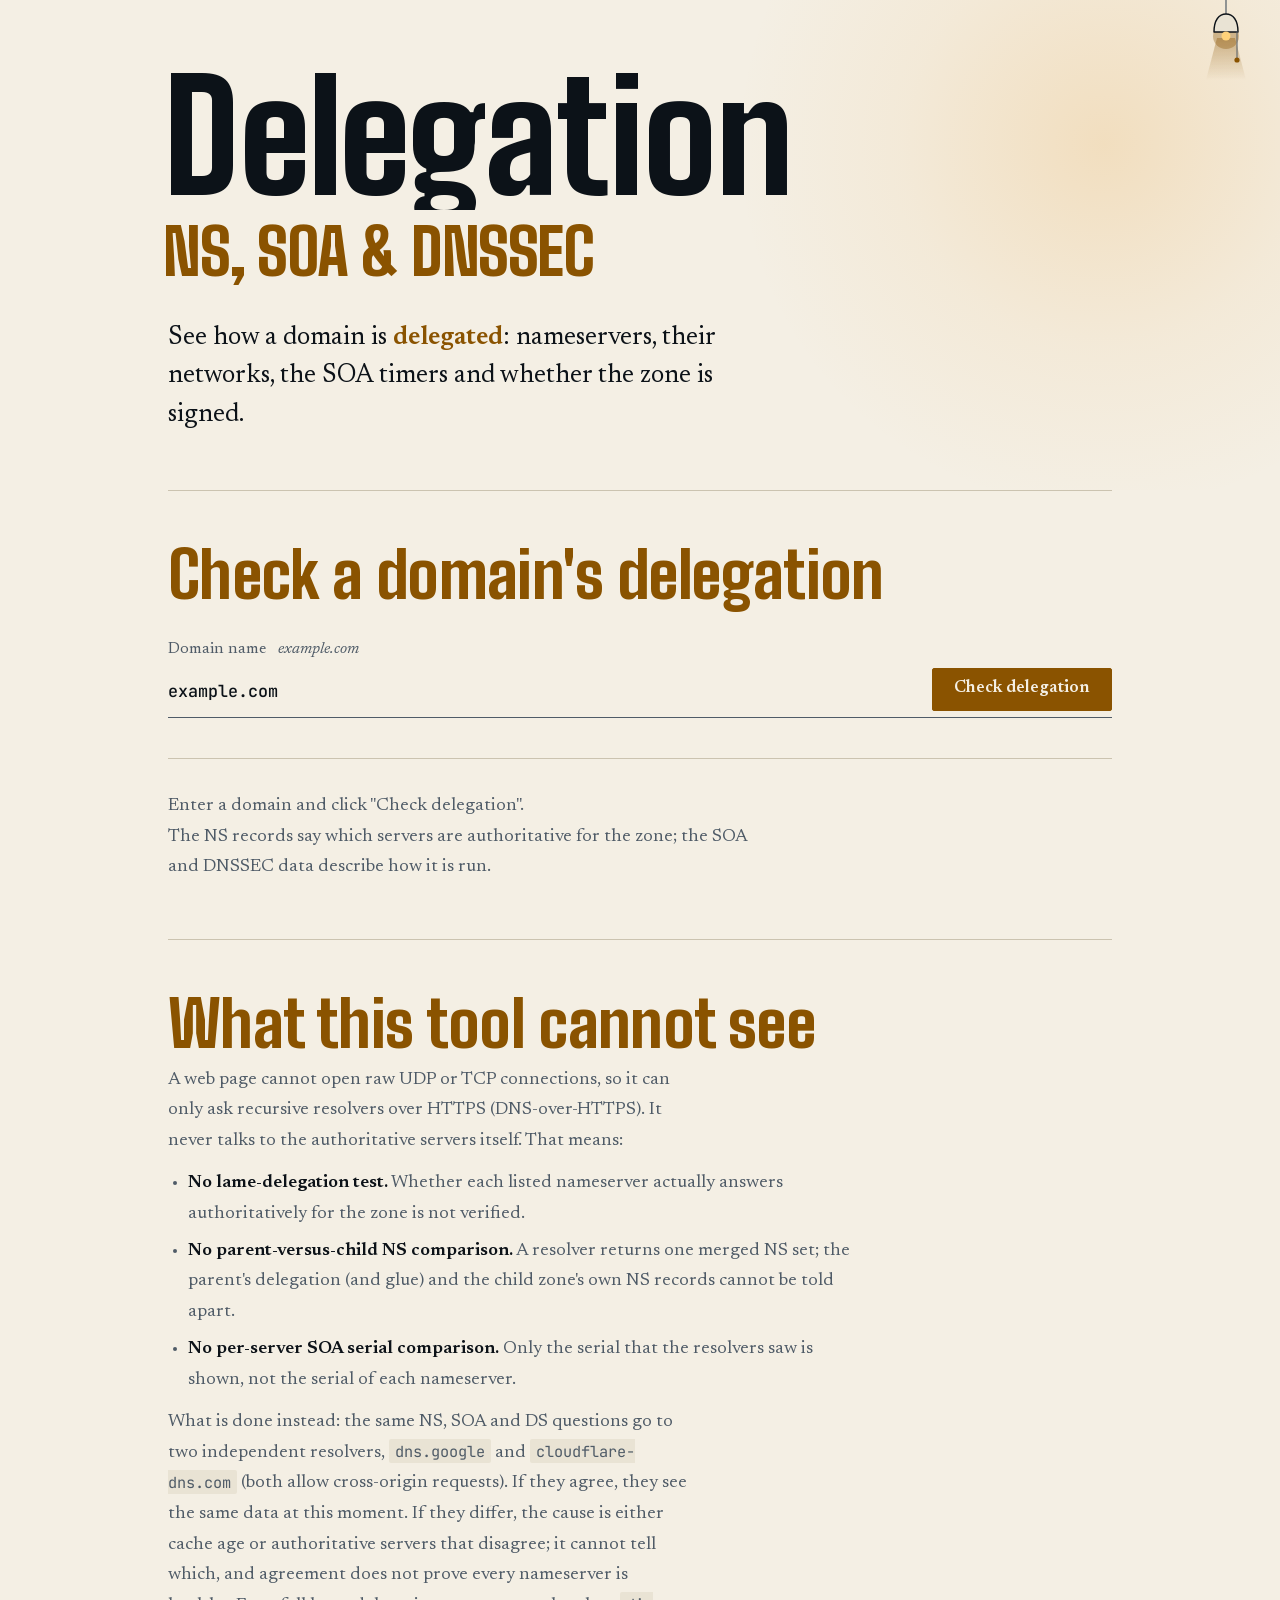
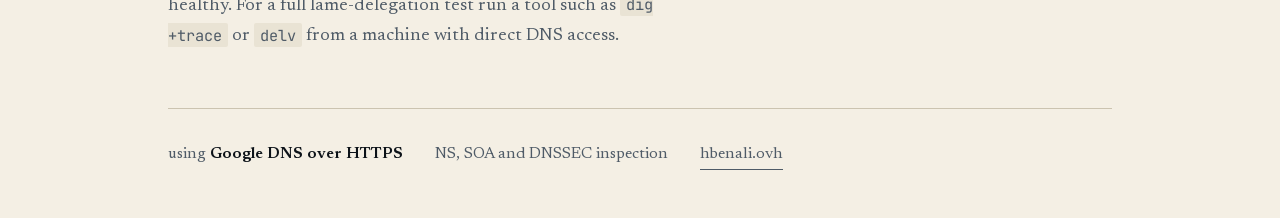
<file: index.html>
<!DOCTYPE html>
<html lang="en">
<head>
  <meta charset="UTF-8">
  <meta name="viewport" content="width=device-width, initial-scale=1.0">
  <title>Delegation Checker — DNS NS, SOA and DNSSEC Inspector</title>
  <meta name="description" content="Free DNS delegation checker. See a domain's NS records, whether the nameservers resolve and sit on different networks, the SOA timers and serial, the DNSSEC status and the DNS provider.">
  <meta name="robots" content="index, follow">
  <link rel="canonical" href="https://delegation.hbenali.ovh/">

  <!-- Security (static hosting: no custom HTTP headers, so CSP/referrer are set here; X-Frame-Options/X-Content-Type-Options need a real header and aren't achievable via meta) -->
  <meta http-equiv="Content-Security-Policy" content="default-src 'self'; script-src 'self'; style-src 'self'; font-src 'self'; img-src 'self' data:; connect-src https://dns.google https://cloudflare-dns.com; object-src 'none'; base-uri 'self'; form-action 'self'">
  <meta name="referrer" content="strict-origin-when-cross-origin">

  <!-- Open Graph -->
  <meta property="og:type" content="website">
  <meta property="og:title" content="Delegation Checker — DNS NS, SOA and DNSSEC Inspector">
  <meta property="og:description" content="Inspect a domain's NS records, nameserver diversity, SOA timers and DNSSEC status.">
  <meta property="og:url" content="https://delegation.hbenali.ovh/">
  <meta property="og:site_name" content="Delegation Checker">
  <meta property="og:locale" content="en_US">
  <meta property="og:image" content="https://delegation.hbenali.ovh/favicon.svg">
  <meta property="og:image:type" content="image/svg+xml">

  <!-- Twitter Card -->
  <meta name="twitter:card" content="summary">
  <meta name="twitter:title" content="Delegation Checker — DNS NS, SOA and DNSSEC Inspector">
  <meta name="twitter:description" content="Inspect a domain's NS records, nameserver diversity, SOA timers and DNSSEC status.">
  <meta name="twitter:image" content="https://delegation.hbenali.ovh/favicon.svg">

  <!-- SVG Favicon -->
  <link rel="icon" type="image/svg+xml" href="/favicon.svg">
  <link rel="alternate icon" href="/favicon.ico">
  <link rel="apple-touch-icon" href="/apple-touch-icon.png">
  <meta name="color-scheme" content="dark light">
  <meta name="theme-color" content="#0c1218" media="(prefers-color-scheme: dark)">
  <meta name="theme-color" content="#f4efe4" media="(prefers-color-scheme: light)">
  <link rel="manifest" href="/manifest.json">
  <meta name="mobile-web-app-capable" content="yes">
  <meta name="apple-mobile-web-app-capable" content="yes">
  <meta name="apple-mobile-web-app-status-bar-style" content="black-translucent">
  <meta name="apple-mobile-web-app-title" content="Delegation Checker">

  <!-- the DoH resolvers are only hit on-demand after a lookup -->
  <link rel="dns-prefetch" href="https://dns.google">
  <link rel="dns-prefetch" href="https://cloudflare-dns.com">

  <!-- Structured data -->
  <script type="application/ld+json">
  {
    "@context": "https://schema.org",
    "@graph": [
      {
        "@type": "WebSite",
        "url": "https://delegation.hbenali.ovh/",
        "name": "Delegation Checker",
        "description": "Free DNS delegation checker: NS, SOA and DNSSEC.",
        "potentialAction": {
          "@type": "SearchAction",
          "target": "https://delegation.hbenali.ovh/?domain={search_term_string}",
          "query-input": "required name=search_term_string"
        }
      },
      {
        "@type": "WebApplication",
        "name": "Delegation Checker",
        "url": "https://delegation.hbenali.ovh/",
        "applicationCategory": "UtilitiesApplication",
        "operatingSystem": "Any",
        "description": "Check how a domain is delegated: NS records, nameserver addresses, SOA timers and serial, DNSSEC and DNS provider.",
        "offers": {
          "@type": "Offer",
          "price": "0",
          "priceCurrency": "USD"
        }
      }
    ]
  }
  </script>


  <link rel="preload" href="/fonts/big-shoulders-latin-wght.woff2" as="font" type="font/woff2" crossorigin>
  <link rel="preload" href="/fonts/newsreader-latin-wght.woff2" as="font" type="font/woff2" crossorigin>
  <script src="/theme.js"></script>
  <link rel="stylesheet" href="/site.css">
</head>

<body>
<a class="skip" href="#domainInput">Skip to the tool</a>
<header class="hero">
  <div class="wrap">
    <h1 class="display">
      <span class="line"><span>Delegation</span></span>
      <span class="line"><span>NS, SOA &amp; DNSSEC</span></span>
    </h1>
    <p class="lead">See how a domain is <strong>delegated</strong>: nameservers, their networks, the SOA timers and whether the zone is signed.</p>
  </div>
</header>

<main>
  <section class="block wrap" aria-labelledby="lookupTitle">
    <h2 class="block-title" id="lookupTitle">Check a domain's delegation</h2>

    <div class="field input-group">
      <label for="domainInput">
        <span>Domain name</span>
        <i>example.com</i>
      </label>
      <div class="field-row domain-input-wrapper">
        <input type="text" id="domainInput" placeholder="e.g. example.com" value="example.com" spellcheck="false" autocomplete="off">
        <button class="btn" id="checkBtn">
          <span id="btnText">Check delegation</span>
          <span id="btnLoader" hidden></span>
        </button>
      </div>
    </div>

    <div class="result-area" id="resultContainer" aria-live="polite">
      <div class="state empty empty-state" id="placeholderState">
        <p>Enter a domain and click "Check delegation".<br>The NS records say which servers are authoritative for the zone; the SOA and DNSSEC data describe how it is run.</p>
      </div>
      <div id="recordsContainer" hidden></div>
      <div id="errorContainer" hidden></div>
    </div>
  </section>

  <section class="block wrap" aria-labelledby="limitsTitle">
    <h2 class="block-title" id="limitsTitle">What this tool cannot see</h2>
    <p class="block-note">A web page cannot open raw UDP or TCP connections, so it can only ask recursive resolvers over HTTPS (DNS-over-HTTPS). It never talks to the authoritative servers itself. That means:</p>
    <ul class="limits">
      <li><strong>No lame-delegation test.</strong> Whether each listed nameserver actually answers authoritatively for the zone is not verified.</li>
      <li><strong>No parent-versus-child NS comparison.</strong> A resolver returns one merged NS set; the parent's delegation (and glue) and the child zone's own NS records cannot be told apart.</li>
      <li><strong>No per-server SOA serial comparison.</strong> Only the serial that the resolvers saw is shown, not the serial of each nameserver.</li>
    </ul>
    <p class="block-note">What is done instead: the same NS, SOA and DS questions go to two independent resolvers, <code>dns.google</code> and <code>cloudflare-dns.com</code> (both allow cross-origin requests). If they agree, they see the same data at this moment. If they differ, the cause is either cache age or authoritative servers that disagree; it cannot tell which, and agreement does not prove every nameserver is healthy. For a full lame-delegation test run a tool such as <code>dig +trace</code> or <code>delv</code> from a machine with direct DNS access.</p>
  </section>
</main>

<div class="foot">
  <footer>
    <span>using <strong>Google DNS over HTTPS</strong></span>
    <span>NS, SOA and DNSSEC inspection</span>
    <a href="https://hbenali.ovh" target="_blank" rel="noopener noreferrer">hbenali.ovh</a>
  </footer>
</div>

<script src="/app.js" defer></script>
</body>
</html>
</file>
<file: site.css>
/* delegation.hbenali.ovh: one stylesheet for every page. Dark editorial design system shared with hbenali.ovh.
   Fonts are self-hosted (see fonts/README.md). */

@font-face { font-family: 'Big Shoulders'; font-style: normal; font-weight: 600 900; font-display: swap; src: url('fonts/big-shoulders-latin-wght.woff2') format('woff2'); }
@font-face { font-family: 'Newsreader'; font-style: normal; font-weight: 200 800; font-display: swap; src: url('fonts/newsreader-latin-wght.woff2') format('woff2'); }
@font-face { font-family: 'Newsreader'; font-style: italic; font-weight: 200 800; font-display: swap; src: url('fonts/newsreader-italic-latin-wght.woff2') format('woff2'); }
@font-face { font-family: 'JetBrains Mono'; font-style: normal; font-weight: 100 800; font-display: swap; src: url('fonts/jetbrains-mono-latin-wght.woff2') format('woff2'); }

:root {
    --ink: #0c1218;
    --slate: #17212b;
    --line: #263341;
    --bone: #e7e1d3;
    --mist: #8e9aa6;
    --sodium: #e9a23b;
    --verdigris: #5db7a0;
    --fail: #e5776f;
    --glow: rgba(233, 162, 59, 0.2);
    --glow-soft: rgba(233, 162, 59, 0.06);

    --display: 'Big Shoulders', 'Arial Narrow', Impact, sans-serif;
    --serif: 'Newsreader', Georgia, serif;
    --mono: 'JetBrains Mono', ui-monospace, monospace;

    --gutter: clamp(1.5rem, 4vw, 2.5rem);
    color-scheme: dark;
}

/* Light: follows the system setting until the lamp (theme.js) is used. Dark above is the default and the identity.
   Contrast on --ink (page) / --slate (surface): text 16/14.7, muted 6.0/5.4, accent 5.5/4.9, ok 5.2/4.7, fail 5.7/5.1. */
@media (prefers-color-scheme: light) {
    :root:not([data-theme="dark"]) {
        --ink: #f4efe4;
        --slate: #e9e3d4;
        --line: #cbc3b0;
        --bone: #0c1218;
        --mist: #4f5b67;
        --sodium: #8a5300;
        --verdigris: #1b7058;
        --fail: #b3261e;
        --glow: rgba(233, 162, 59, 0.22);
        --glow-soft: rgba(233, 162, 59, 0.07);
        color-scheme: light;
    }
}
:root[data-theme="light"] {
    --ink: #f4efe4;
    --slate: #e9e3d4;
    --line: #cbc3b0;
    --bone: #0c1218;
    --mist: #4f5b67;
    --sodium: #8a5300;
    --verdigris: #1b7058;
    --fail: #b3261e;
    --glow: rgba(233, 162, 59, 0.22);
    --glow-soft: rgba(233, 162, 59, 0.07);
    color-scheme: light;
}

*, *::before, *::after { box-sizing: border-box; margin: 0; padding: 0; }

html { background: var(--ink); }

body {
    min-height: 100vh;
    background: var(--ink);
    color: var(--bone);
    font-family: var(--serif);
    font-size: 1.125rem;
    line-height: 1.7;
    font-optical-sizing: auto;
    -webkit-font-smoothing: antialiased;
    text-rendering: optimizeLegibility;
}

::selection { background: var(--sodium); color: var(--ink); }
:focus-visible { outline: 2px solid var(--sodium); outline-offset: 4px; border-radius: 2px; }

a { color: inherit; }
ul { list-style: none; }
strong { font-weight: 600; }
code { font-family: var(--mono); font-size: 0.85em; background: var(--slate); padding: 0.1em 0.4em; border-radius: 2px; overflow-wrap: anywhere; }
[hidden] { display: none !important; }

.sr-only { position: absolute; width: 1px; height: 1px; overflow: hidden; clip-path: inset(50%); white-space: nowrap; }
.skip { position: fixed; top: 0.75rem; left: 0.75rem; z-index: 60; background: var(--sodium); color: var(--ink); padding: 0.5rem 1rem; transform: translateY(-300%); }
.skip:focus { transform: none; }

/* Underline that draws in on hover and focus. */
.link, footer a, .note a {
    text-decoration: none;
    background-image: linear-gradient(currentColor, currentColor);
    background-repeat: no-repeat;
    background-size: 100% 1px;
    background-position: 0 100%;
    padding-bottom: 2px;
    transition: background-size 0.35s cubic-bezier(0.22, 1, 0.36, 1), color 0.2s;
}
.link:hover, .link:focus-visible, footer a:hover, footer a:focus-visible, .note a:hover, .note a:focus-visible { color: var(--sodium); background-size: 100% 2px; }

.display { font-family: var(--display); font-weight: 800; line-height: 0.86; letter-spacing: -0.01em; }

.wrap { max-width: 64rem; margin: 0 auto; padding-inline: var(--gutter); }

/* Hero */
.hero { position: relative; isolation: isolate; overflow: hidden; padding-block: 4.5rem 3.5rem; }
.hero::before {
    content: ''; position: absolute; z-index: -1; top: -14rem; right: -12rem;
    width: min(46rem, 140vw); aspect-ratio: 1; border-radius: 50%;
    background: radial-gradient(closest-side, var(--glow), var(--glow-soft) 55%, transparent);
    pointer-events: none;
}
.hero h1 { font-size: clamp(4rem, 17vw, 9.5rem); margin-left: -0.03em; }
.hero h1 .line { display: block; overflow: hidden; padding-bottom: 0.05em; }
.hero h1 .line > span { display: block; animation: rise 1.1s cubic-bezier(0.16, 1, 0.3, 1) both; }
.hero h1 .line:nth-child(2) { color: var(--sodium); font-size: 0.42em; line-height: 1; margin-top: 0.15em; }
.hero h1 .line:nth-child(2) > span { animation-delay: 0.13s; }
.hero .lead { margin-top: 2rem; max-width: 40ch; font-size: clamp(1.25rem, 2.4vw, 1.6rem); line-height: 1.5; animation: fade 0.9s 0.5s both; }
.hero .lead strong { color: var(--sodium); font-weight: 600; }

@keyframes rise { from { transform: translateY(108%); } }
@keyframes fade { from { opacity: 0; transform: translateY(12px); } }

/* Sections */
.block { position: relative; padding-block: 3.5rem; }
.block::before { content: ''; position: absolute; top: 0; left: var(--gutter); right: var(--gutter); height: 1px; background: var(--line); }
.block-title { font-family: var(--display); font-weight: 800; font-size: clamp(2.6rem, 7vw, 4rem); line-height: 0.9; letter-spacing: -0.01em; color: var(--sodium); }
.block-note { margin-top: 0.75rem; max-width: 52ch; color: var(--mist); }

/* Fields */
.field { margin-top: 2rem; }
.field label, .gen-label { display: block; color: var(--mist); font-size: 1rem; margin-bottom: 0.3rem; }
.field label i { font-style: italic; margin-left: 0.5rem; }
.field-row { display: flex; align-items: stretch; gap: 1rem; border-bottom: 1px solid var(--mist); transition: border-color 0.2s; }
.field-row:focus-within { border-color: var(--sodium); }
input[type="text"], input[type="number"], select {
    background: none; border: 0; color: var(--bone); border-radius: 0;
    font: 500 1.05rem/1.3 var(--mono); padding: 0.75rem 0; outline: 0; min-width: 0;
}
.field-row input { flex: 1; }
input::placeholder { color: var(--mist); opacity: 0.8; }
select { cursor: pointer; width: 100%; appearance: none; -webkit-appearance: none; }
select option { background: var(--slate); color: var(--bone); }

.btn {
    display: inline-flex; align-items: center; justify-content: center; gap: 0.6rem;
    background: var(--sodium); color: var(--ink); border: 1px solid var(--sodium); padding: 0.55rem 1.3rem;
    font: 600 1.05rem/1.4 var(--serif); border-radius: 2px; cursor: pointer;
    transition: background-color 0.2s, color 0.2s, transform 0.2s;
}
.btn:hover, .btn:focus-visible { background: var(--bone); border-color: var(--bone); transform: translateY(-2px); }
.btn:disabled { opacity: 0.7; cursor: progress; transform: none; }
.btn.quiet { background: none; color: var(--bone); border-color: var(--line); }
.btn.quiet:hover, .btn.quiet:focus-visible { border-color: var(--sodium); color: var(--sodium); background: none; }
.field-row .btn { align-self: center; margin-bottom: 0.4rem; }

.loader { width: 0.9rem; height: 0.9rem; border: 2px solid var(--ink); border-top-color: transparent; border-radius: 50%; animation: spin 0.8s linear infinite; }
@keyframes spin { to { transform: rotate(360deg); } }

/* Result states */
.result-area { margin-top: 2.5rem; }
.state { border-top: 1px solid var(--line); padding-top: 1.5rem; }
.state-title { font-family: var(--display); font-weight: 800; font-size: 1.9rem; line-height: 1.05; }
.state p { margin-top: 0.5rem; max-width: 60ch; color: var(--mist); }
.state p strong { color: var(--bone); }
.state.empty { color: var(--mist); }
.state.warn { border-top-color: var(--sodium); }
.state.warn .state-title { color: var(--sodium); }
.state.ok { border-top-color: var(--verdigris); }
.state.ok .state-title { color: var(--verdigris); }
.state.fail { border-top-color: var(--fail); }
.state.fail .state-title { color: var(--fail); }
.state.fail p { color: var(--bone); }
.badge-domain { font: 500 1rem var(--mono); color: var(--bone); overflow-wrap: anywhere; display: block; margin-top: 0.5rem; }

.record-list { margin-top: 1.25rem; }
.record-item { display: flex; flex-wrap: wrap; align-items: baseline; gap: 0.3rem 1.25rem; border-top: 1px solid var(--line); padding: 0.9rem 0; font: 0.95rem/1.5 var(--mono); }
.record-item:last-child { border-bottom: 1px solid var(--line); }
.flag-tag { color: var(--sodium); }
.flag-tag .k { font-family: var(--serif); color: var(--mist); font-size: 1rem; margin-right: 0.4rem; }
.record-value { overflow-wrap: anywhere; min-width: 0; }
.count { margin-top: 0.75rem; color: var(--mist); font-size: 1rem; }

/* Generator */
.gen-grid { margin-top: 2rem; display: grid; gap: 1.75rem; }
.gen-row { border-bottom: 1px solid var(--mist); transition: border-color 0.2s; position: relative; }
.gen-row:focus-within { border-color: var(--sodium); }
.gen-row .hint { color: var(--mist); font-size: 1rem; display: block; padding-bottom: 0.5rem; }
.gen-row.v { border-bottom: 0; }
.value-input-wrapper { position: relative; border-bottom: 1px solid var(--mist); transition: border-color 0.2s; }
.value-input-wrapper:focus-within { border-color: var(--sodium); }
.value-input-wrapper input { width: 100%; }

.suggestions-dropdown {
    display: none; position: absolute; z-index: 20; left: 0; right: 0; top: 100%;
    max-height: 14rem; overflow-y: auto; background: var(--slate); border: 1px solid var(--line); border-radius: 2px;
    font: 0.95rem/1.4 var(--mono);
}
.suggestions-dropdown div { padding: 0.55rem 0.9rem; cursor: pointer; border-bottom: 1px solid var(--line); overflow-wrap: anywhere; }
.suggestions-dropdown div:last-child { border-bottom: 0; }
.suggestions-dropdown div:hover, .suggestions-dropdown div.active { background: var(--ink); color: var(--sodium); }

.field-error { display: none; color: var(--fail); font-size: 1rem; }
.field-error.visible { display: block; }
#loadExistingHint.visible { color: var(--sodium); }

.preview { font: 0.95rem/1.6 var(--mono); background: var(--slate); border: 1px solid var(--line); border-radius: 2px; padding: 1rem 1.25rem; overflow-wrap: anywhere; }
.preview-label { color: var(--mist); font-size: 1rem; margin-bottom: 0.3rem; }

.actions { display: flex; flex-wrap: wrap; gap: 0.75rem 1rem; }
.pub-head { display: flex; align-items: baseline; gap: 0.75rem; flex-wrap: wrap; }
.pub-head h3 { font-family: var(--display); font-weight: 800; font-size: 1.9rem; line-height: 1.05; color: var(--sodium); }
.pub-head span { color: var(--mist); }
.gen-list { margin-top: 0.75rem; }
.gen-list li { display: flex; align-items: center; gap: 1rem; border-top: 1px solid var(--line); padding: 0.4rem 0; font: 0.95rem/1.5 var(--mono); }
.gen-list li:last-child { border-bottom: 1px solid var(--line); }
.gen-list li.none { font: inherit; font-family: var(--serif); font-size: 1.05rem; color: var(--mist); padding: 0.9rem 0; }
.gen-list li span { flex: 1; overflow-wrap: anywhere; min-width: 0; }
.remove-record { background: none; border: 1px solid transparent; color: var(--fail); font: 1.4rem/1 var(--serif); cursor: pointer; padding: 0.35rem 0.7rem; border-radius: 2px; }
.remove-record:hover { border-color: var(--fail); }
.bind-output { display: none; margin-top: 1rem; white-space: pre-wrap; overflow-wrap: anywhere; }

/* Footer */
footer { color: var(--mist); font-size: 1rem; }
.foot { max-width: 64rem; margin: 0 auto; padding: 0 var(--gutter) 3rem; }
.foot > footer { border-top: 1px solid var(--line); padding-top: 2rem; display: flex; flex-wrap: wrap; gap: 0.5rem 2rem; }
.foot strong { color: var(--bone); }

/* 404 */
.nf { min-height: 100vh; display: flex; flex-direction: column; justify-content: center; padding-block: 4rem; position: relative; isolation: isolate; overflow: hidden; }
.nf::before {
    content: ''; position: absolute; z-index: -1; top: -12rem; right: -10rem; width: min(40rem, 140vw); aspect-ratio: 1; border-radius: 50%;
    background: radial-gradient(closest-side, var(--glow), var(--glow-soft) 55%, transparent);
}
.nf-code { font-size: clamp(9rem, 34vw, 22rem); color: var(--sodium); }
.nf h1 { font-size: clamp(2.8rem, 7vw, 5rem); margin-top: 0.5rem; }
.nf .nf-lead { margin-top: 1rem; max-width: 40ch; color: var(--mist); font-size: 1.3rem; }
.nf-links { margin-top: 2rem; display: flex; flex-wrap: wrap; gap: 0.75rem 2rem; font-size: 1.25rem; }
.nf-search { margin-top: 3rem; max-width: 30rem; }

@media (prefers-reduced-motion: reduce) {
    *, *::before, *::after { animation-duration: 0.01ms !important; animation-delay: 0s !important; transition-duration: 0.01ms !important; }
}

/* ---- Theme lamp: pull-cord switch (see theme.js). Lamp on = light theme. ---- */
.theme-lamp {
    position: absolute; /* scrolls away with the page; fixed on pages with a fixed bar, see below */
    top: 0;
    inset-inline-end: clamp(0.75rem, 3vw, 2rem);
    z-index: 1000;
    display: block;
    width: 2.75rem;
    height: 5.25rem;
    padding: 0;
    border: 0;
    background: none;
    cursor: pointer;
    -webkit-tap-highlight-color: transparent;
}
/* Pages with a fixed top bar or fixed top-right controls: the lamp stays visible and the bar
   reserves room for it (lamp offset + lamp width + gap), so it never covers a link. */
html:has(.bar-inner) .theme-lamp,
html:has(.controls) .theme-lamp { position: fixed; }
.bar-inner { padding-inline-end: calc(clamp(0.75rem, 3vw, 2rem) + 2.75rem + 0.75rem); }
.controls { right: calc(clamp(0.75rem, 3vw, 2rem) + 2.75rem + 0.75rem); }
.theme-lamp svg { display: block; width: 100%; height: 100%; overflow: visible; pointer-events: none; }
.lamp-wire { stroke: var(--mist); stroke-width: 1.2; }
.lamp-shade { fill: var(--slate); stroke: var(--bone); stroke-width: 1.4; stroke-linejoin: round; }
.lamp-bulb { fill: var(--line); transition: fill 0.4s; }
.lamp-halo { fill: var(--sodium); opacity: 0; transition: opacity 0.5s; }
.lamp-cone { fill: url(#lamp-cone); opacity: 0; transition: opacity 0.5s; }
.lamp-stop-a { stop-color: var(--sodium); stop-opacity: 0.38; }
.lamp-stop-b { stop-color: var(--sodium); stop-opacity: 0; }
.lamp-cord { stroke: var(--mist); stroke-width: 1; }
.lamp-bead { fill: var(--sodium); }
.theme-lamp[data-on="true"] .lamp-bulb { fill: #ffd27a; }
.theme-lamp[data-on="true"] .lamp-halo { opacity: 0.35; }
.theme-lamp[data-on="true"] .lamp-cone { opacity: 1; }
.lamp-swing { transform-box: view-box; transform-origin: 22px 0; animation: lamp-swing 0.9s ease-out; }
.lamp-pull { animation: lamp-pull 0.45s cubic-bezier(0.3, 1.6, 0.5, 1); }
@keyframes lamp-swing { 20% { transform: rotate(-5deg); } 45% { transform: rotate(3.5deg); } 70% { transform: rotate(-1.5deg); } }
@keyframes lamp-pull { 35% { transform: translateY(10px); } }

/* The theme switch is a plain cross-fade of the whole page. */
html.theme-vt::view-transition-old(root) { animation: 0.45s ease both lamp-fade-out; }
html.theme-vt::view-transition-new(root) { animation: 0.45s ease both lamp-fade-in; }
@keyframes lamp-fade-out { to { opacity: 0; } }
@keyframes lamp-fade-in { from { opacity: 0; } }

@media (prefers-reduced-motion: reduce) {
    .lamp-swing, .lamp-pull { animation: none; }
    .lamp-bulb, .lamp-halo, .lamp-cone { transition: none; }
}

/* ---- Shared tool styles ---- */
.gen-row input, .gen-row select { width: 100%; }
input[type="number"] { -moz-appearance: textfield; appearance: none; -webkit-appearance: none; }
input[type="number"]::-webkit-inner-spin-button, input[type="number"]::-webkit-outer-spin-button { -webkit-appearance: none; margin: 0; }
.mx-item { border-top: 1px solid var(--line); padding: 0.9rem 0; }
.mx-item:last-child { border-bottom: 1px solid var(--line); }
.mx-head { display: flex; flex-wrap: wrap; align-items: baseline; gap: 0.3rem 1.25rem; font: 0.95rem/1.5 var(--mono); }
.mx-host { overflow-wrap: anywhere; min-width: 0; }
.mx-role { color: var(--mist); font-family: var(--serif); font-size: 1rem; }
.mx-addrs { margin-top: 0.3rem; font: 0.85rem/1.6 var(--mono); color: var(--mist); overflow-wrap: anywhere; }
.mx-addrs .bad { color: var(--fail); }
.checks { margin-top: 1.5rem; }
.checks li { display: flex; gap: 0.9rem; align-items: baseline; border-top: 1px solid var(--line); padding: 0.55rem 0; }
.checks li:last-child { border-bottom: 1px solid var(--line); }
.chk { flex: none; min-width: 3.2rem; font: 600 0.75rem/1.6 var(--mono); letter-spacing: 0.05em; text-transform: uppercase; }
.chk.pass { color: var(--verdigris); }
.chk.warn { color: var(--sodium); }
.chk.fail { color: var(--fail); }
.chk.info { color: var(--mist); }
.provider { margin-top: 0.75rem; color: var(--mist); }
.provider strong { color: var(--bone); }

/* ---- Delegation checker ---- */
.sect { margin-top: 2rem; }
.sect-title { font-family: var(--display); font-weight: 800; font-size: 1.35rem; line-height: 1.1; text-transform: uppercase; letter-spacing: 0.03em; margin-bottom: 0.75rem; }
.tbl-scroll { overflow-x: auto; max-width: 100%; margin-top: 0.75rem; -webkit-overflow-scrolling: touch; }
.tbl { border-collapse: collapse; width: 100%; font: 0.85rem/1.5 var(--mono); }
.tbl th, .tbl td { text-align: left; vertical-align: top; padding: 0.5rem 0.9rem 0.5rem 0; border-top: 1px solid var(--line); }
.tbl th { color: var(--mist); font-weight: 500; font-size: 0.75rem; letter-spacing: 0.05em; text-transform: uppercase; white-space: nowrap; }
.tbl td { overflow-wrap: anywhere; min-width: 6rem; }
.tbl td:last-child { min-width: 11rem; }
.tbl tr:last-child td { border-bottom: 1px solid var(--line); }
.tbl .tbl-key { color: var(--mist); }
.tbl .chk { min-width: 0; margin-right: 0.3rem; }
.limits { margin: 0.75rem 0; padding-left: 1.25rem; max-width: 70ch; color: var(--mist); list-style: disc; }
.limits li { margin-bottom: 0.4rem; }
.limits strong { color: var(--bone); }
.sect .block-note { margin-top: 0.75rem; }
</file>
